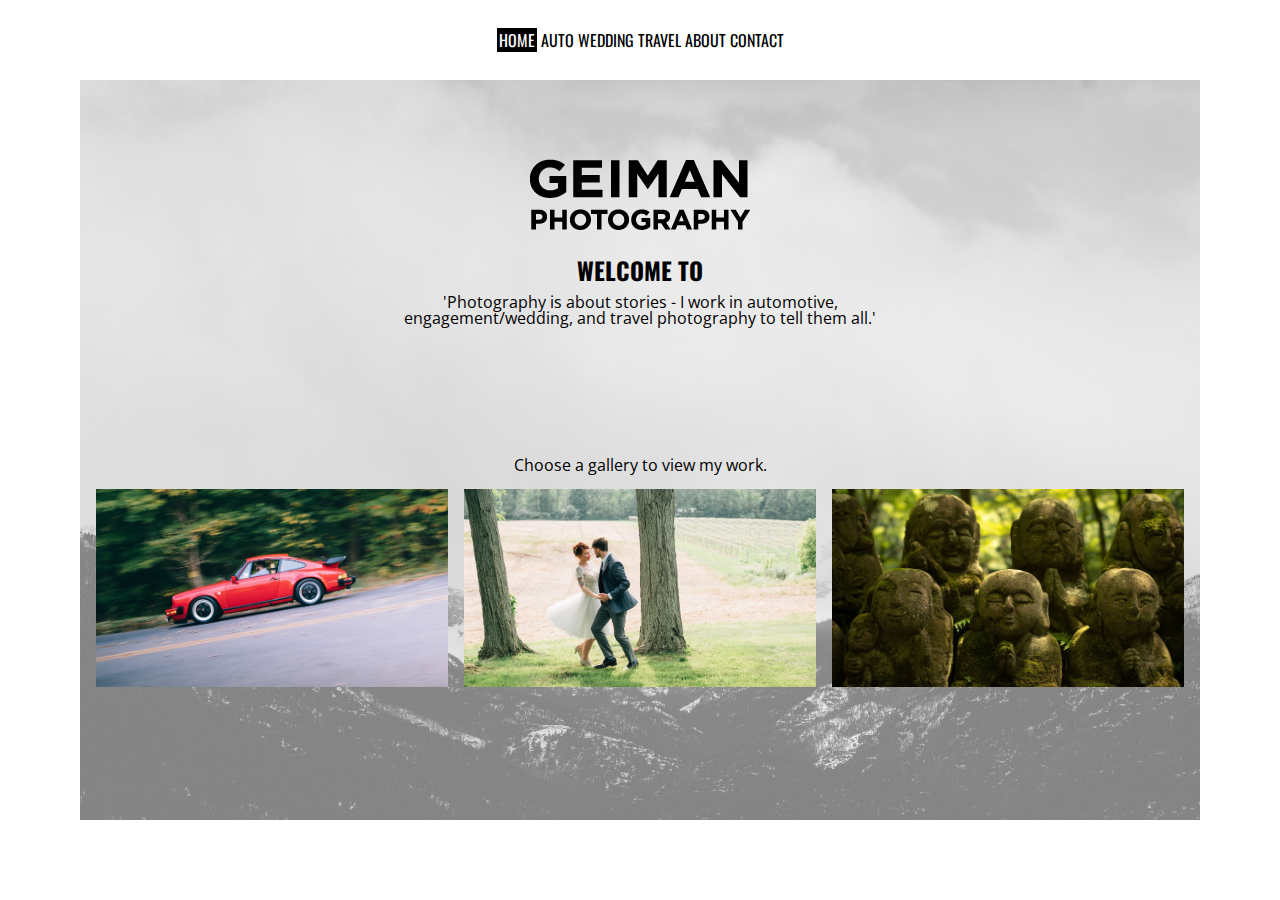
<file: index.html>
<!DOCTYPE html>
<html lang="en">
<head>
    <meta charset="UTF-8">
    <meta name="viewport" content="width=device-width, initial-scale=1.0">
    <meta http-equiv="X-UA-Compatible" content="ie=edge">
    <title>Geiman Photo Home</title>
    <link rel="stylesheet" type="text/css" href="css/html5reset.css">
    <link rel="stylesheet" type="text/css" href="css/styles.css">
    <link rel='stylesheet' media='screen and (max-width: 767px)' href='css/mobile.css' />
    <link rel='stylesheet' media='screen and (min-width: 768px) and (max-width: 991px)' href='css/tablet.css' />
    <link rel='stylesheet' media='screen and (min-width: 992px)' href='css/desktop.css' />
    <link rel="stylesheet" href="https://use.fontawesome.com/releases/v5.7.2/css/all.css" integrity="sha384-fnmOCqbTlWIlj8LyTjo7mOUStjsKC4pOpQbqyi7RrhN7udi9RwhKkMHpvLbHG9Sr" crossorigin="anonymous">
    <link href="https://fonts.googleapis.com/css?family=Open+Sans|Oswald:500" rel="stylesheet">
    <!-- Global site tag (gtag.js) - Google Analytics -->
    <script async src="https://www.googletagmanager.com/gtag/js?id=UA-138239682-1"></script>
    <script>
        window.dataLayer = window.dataLayer || [];
        function gtag(){dataLayer.push(arguments);}
        gtag('js', new Date());

        gtag('config', 'UA-138239682-1');

        var i = 0;
        var txt = 'Welcome to Geiman Photo!';
        var speed = 70;

        function typeWriter() {
            if (i < txt.length) {
                document.getElementById("typer").innerHTML += txt.charAt(i);
                i++;
                setTimeout(typeWriter, speed);
            }
        }

    </script>

</head>

<body onload="typeWriter()">

<a class="skipper" href="#main">Skip to Content</a>
    <header id="navbar">
        <nav class = "navstyle">
            <ul>
                <li><a href="index.html" class="selected">Home</a></li>
                <li><a href="gallery_auto.html">Auto</a></li>
                <li><a href="gallery_engwed.html">Wedding</a></li>
                <li><a href="gallery_travel.html">Travel</a></li>
                <li><a href="about.html">About</a></li>
                <li><a href="contact.html">Contact</a></li>
            </ul>
        </nav>
    </header>
    <div class="maintainer">
        <div class="backer"></div>
        <main id="main" tabindex="-1">
            <div class="wrapped" id="home-wrapped">
                <div>
                    <img src="images/geiman-photography-logo-dark.png" alt = "geiman photo logo"/>
                </div>
                <h1 id="typer"></h1>
                <p >'Photography is about stories - I work in automotive, engagement/wedding, and travel photography to tell them all.'</p>
            </div>
            <div class="galleries">
                <p>Choose a gallery to view my work.</p>
                <br>

                <ul class = "homelinks">
                    <li class="homethumb"><a href="gallery_auto.html"><img src="images/auto_thumb.jpg" alt = "automotive gallery ford mustang"/></a></li>
                    <li class="homethumb"><a href="gallery_engwed.html"><img src="images/engwed_thumb.jpg" alt = "engagement wedding gallery couple dancing"/></a></li>
                    <li class="homethumb"><a href="gallery_travel.html"><img src="images/travel_thumb.jpg" alt = "travel gallery person and reflecting pool"/></a></li>
                </ul>
            </div>
        </main>
    </div>
    <footer>
        <a aria-label="Portfolio Website" href="https://iangeiman.com/" target="blank"><i class="far fa-file-alt"></i></a>
        <a aria-label="LinkedIn" href="https://www.linkedin.com/in/ian-geiman/" target="blank"><i class="fab fa-linkedin"></i></a>
        <a aria-label="Instagram" href="https://www.instagram.com/geimanphotography" target="blank"><i class="fab fa-instagram"></i></a>
    </footer>
</body>
</html>
</file>
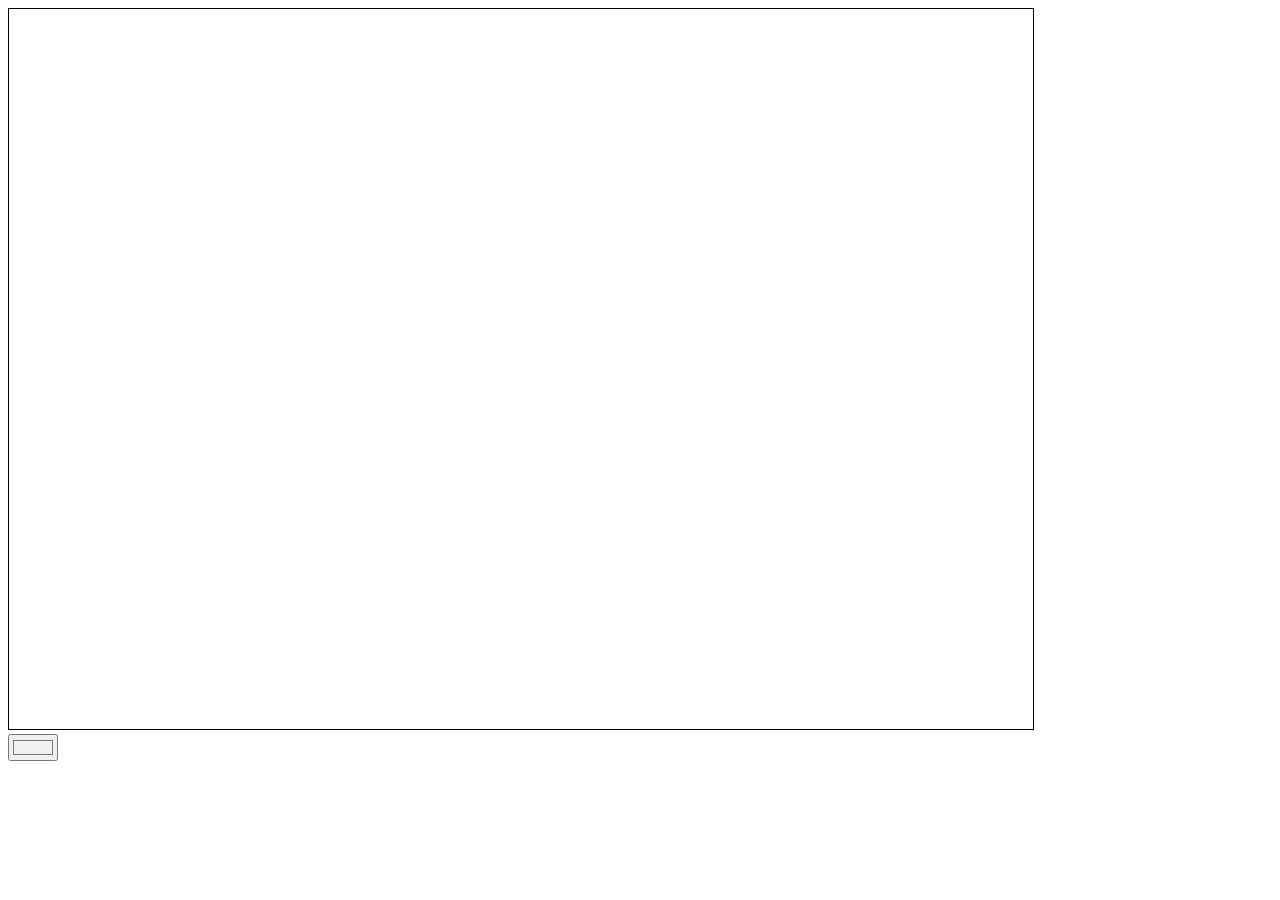
<file: jscanvas/index.html>
<!DOCTYPE html>
<html lang="en">
<head>
    <meta charset="UTF-8">
    <title>Canvas Javascript</title>
    <style>
        canvas {
            border: 1px black solid;
        }
    </style>
</head>
<body>
    <div class="outer">
        <canvas id="myCanv" width="100" height="100"></canvas>
    </div>

    <div>
        <input type="color" id="picker"
               value="#efefef">
    </div>

    <script>
        /* Basic canvas code --------------------------------------- */
        var c = document.getElementById("myCanv");
        c.width = window.innerWidth * .8;
        c.height = window.innerHeight * .8;
        var ctx = c.getContext("2d");


        /* Variables for values that will be changed --------------------------------------- */
        var color = "red";
        var x = 0;
        var y = 0;
        var radius = 20;


        /* Function for drawing using circles --------------------------------------- */
        function draw(){
            ctx.beginPath();
            ctx.fillStyle = color;
            ctx.arc(x,y,radius,0,2*Math.PI);
            ctx.fill();
        }


        /* Listeners for mouse drawing --------------------------------------- */
        window.addEventListener('mousemove', function (e) {
            console.log(e.pageX);
            console.log(e.pageY);
            x=e.pageX;
            y=e.pageY;
            draw();
        });


        /* Listeners for touch drawing --------------------------------------- */
        window.addEventListener('touchstart', function (e) {
            console.log(e.pageX);
            console.log(e.pageY);
            x=e.pageX;
            y=e.pageY;
            draw();
        });
        window.addEventListener('touchmove', function (e) {
            console.log(e.pageX);
            console.log(e.pageY);
            x=e.pageX;
            y=e.pageY;
            draw();
        });

        /* Listeners for keyboard inputs --------------------------------------- */
        window.addEventListener("keydown", function(k){
            var pressedKey = k.which;
            if (pressedKey === 66) {
                return color = "blue";
            } else if (pressedKey === 89) {
                return color = "yellow";
            } else if (pressedKey === 71) {
                return color = "green";
            } else if (pressedKey === 82) {
                return color = "red";
            } else if (pressedKey === 38) {
                return radius = radius + 5;
            } else if (pressedKey === 40) {
                if (radius >= 6) {
                    return radius = radius - 5;
                }
            } else if (pressedKey === 32) {
                ctx.clearRect(0, 0, 10000, 10000);
            }
        });


        /* Listener for color picker change --------------------------------------- */
        var colorPicked = document.getElementById("picker");
        colorPicked.addEventListener("change", function() {
            return color = colorPicked.value;
        });


        /* Fixing scrolling on mobile when drawing on the canvas --------------------------------------- */
        c.addEventListener("touchstart",  function(event) {event.preventDefault()});
        c.addEventListener("touchmove",   function(event) {event.preventDefault()});
        // c.addEventListener("touchend",    function(event) {event.preventDefault()});
        // c.addEventListener("touchcancel", function(event) {event.preventDefault()});


        /* Listener for clearing and resizing on orientation change --------------------------------------- */
        window.addEventListener("orientationchange", function() {
            ctx.clearRect(0, 0, 10000, 10000);
            c.width = window.innerWidth * .8;
            c.height = window.innerHeight * .8;
        });

    </script>
</body>
</html>
</file>
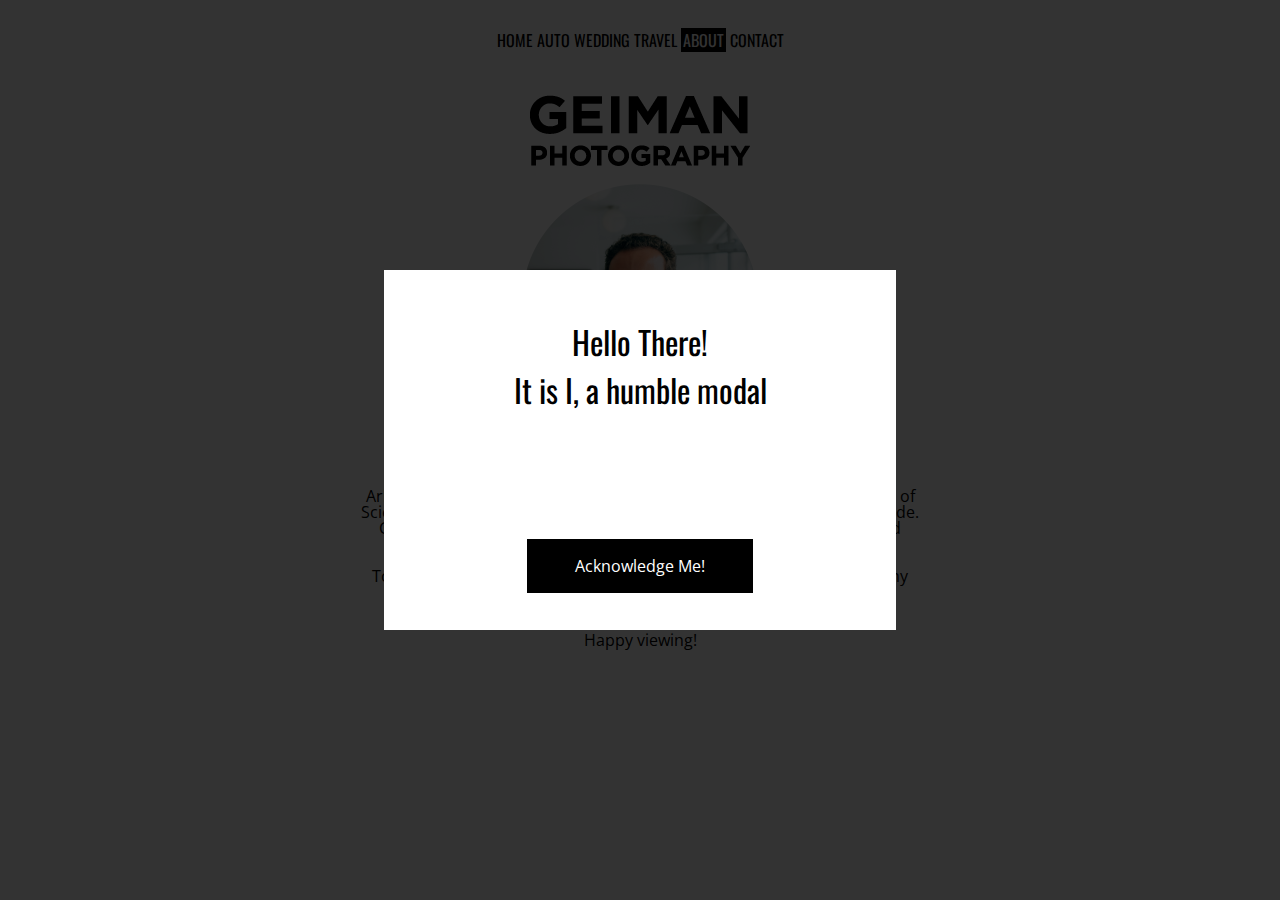
<file: about.html>
<!DOCTYPE html>
<html lang="en">
<head>
    <meta charset="UTF-8">
    <meta name="viewport" content="width=device-width, initial-scale=1.0">
    <meta http-equiv="X-UA-Compatible" content="ie=edge">
    <title>Geiman Photo Home</title>
    <link rel="stylesheet" type="text/css" href="css/html5reset.css">
    <link rel="stylesheet" type="text/css" href="css/styles.css">
    <link rel='stylesheet' media='screen and (max-width: 767px)' href='css/mobile.css' />
    <link rel='stylesheet' media='screen and (min-width: 768px) and (max-width: 991px)' href='css/tablet.css' />
    <link rel='stylesheet' media='screen and (min-width: 992px)' href='css/desktop.css' />
    <link rel="stylesheet" href="https://use.fontawesome.com/releases/v5.7.2/css/all.css" integrity="sha384-fnmOCqbTlWIlj8LyTjo7mOUStjsKC4pOpQbqyi7RrhN7udi9RwhKkMHpvLbHG9Sr" crossorigin="anonymous">
    <link href="https://fonts.googleapis.com/css?family=Open+Sans|Oswald:500" rel="stylesheet">
    <!-- Global site tag (gtag.js) - Google Analytics -->
    <script async src="https://www.googletagmanager.com/gtag/js?id=UA-138239682-1"></script>
    <script>
        window.dataLayer = window.dataLayer || [];
        function gtag(){dataLayer.push(arguments);}
        gtag('js', new Date());

        gtag('config', 'UA-138239682-1');
    </script>

</head>

<body>
<div id="modalizer">
    <div class="modalizer_bg" onclick="modalOff()"></div>
    <div class="modalizer_box">
        <div class="modalizer_content">
            <p>Hello There!</p>
            <p>It is I, a humble modal</p>
        </div>
        <span class="modalizer_button" onclick="modalOff()">Acknowledge Me!</span>
    </div>



</div>
<a class="skipper" href="#main">Skip to Content</a>
<header id="navbar">
    <nav class = "navstyle">
        <ul>
            <li><a href="index.html">Home</a></li>
            <li><a href="gallery_auto.html">Auto</a></li>
            <li><a href="gallery_engwed.html">Wedding</a></li>
            <li><a href="gallery_travel.html">Travel</a></li>
            <li><a href="about.html" class="selected">About</a></li>
            <li><a href="contact.html">Contact</a></li>
        </ul>
    </nav>
</header>

<div class="maintainer">
<main id="main" tabindex="-1">
    <div class="wrapped">
        <div>
            <img src="images/geiman-photography-logo-dark.png" alt = "geiman photo logo" />
        </div>
        <div>
            <img src="images/profile_photo.png" alt="photo of ian holding a camera" class="profilepic">
        </div>
        <h1>About Me</h1>
        <p>Hello there! I’m Ian – a photographer and designer based out of Ann Arbor. Currently I’m attending the University of Michigan for a Masters of Science in Information degree, and am pursuing photography on the side. Currently I’m focusing on automotive photography, meeting with and getting to know the car communities around Detroit.</p>
        <br>
        <p>To stay up to date on my photography, follow me on <a href="https://www.instagram.com/geimanphotography/">Instagram</a>. For my professional info and background, check my
            <a href="https://iangeiman.com" target="blank">professional portfolio website</a>.</p>
        <br>
        <p>Happy viewing!</p>
    </div>
</main>
</div>
<footer>
    <a aria-label="Portfolio Website" href="https://iangeiman.com/" target="blank"><i class="far fa-file-alt"></i></a>
    <a aria-label="LinkedIn" href="https://www.linkedin.com/in/ian-geiman/" target="blank"><i class="fab fa-linkedin"></i></a>
    <a aria-label="Instagram" href="https://www.instagram.com/geimanphotography" target="blank"><i class="fab fa-instagram"></i></a>
</footer>
<script>
    var hider = document.getElementById("modalizer");
    window.onload = modalOn();
    function modalOn() {
        hider.style.display = "block";
    }

    function modalOff() {
        hider.style.display = "none";
    }
</script>
</body>
</html>
</file>
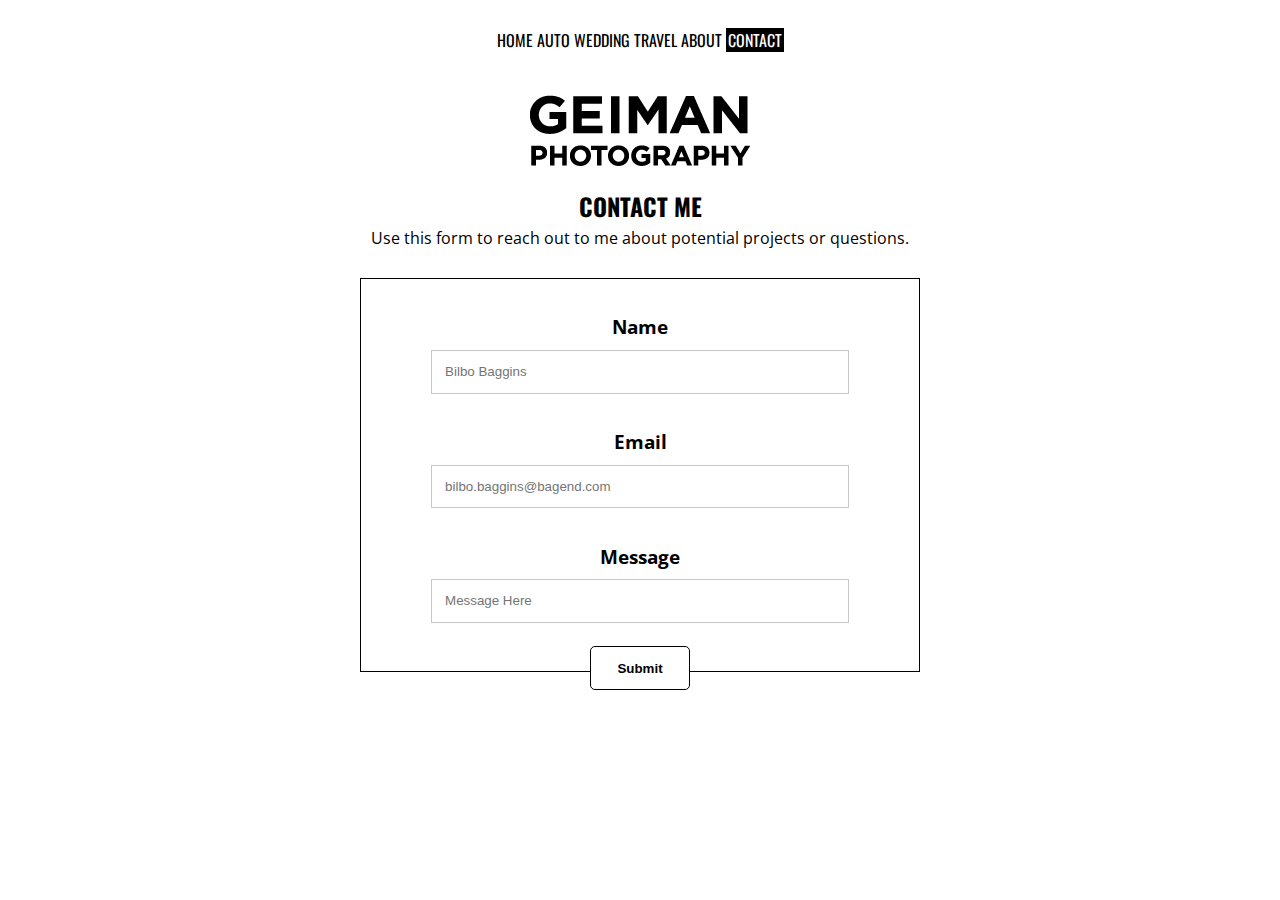
<file: contact.html>
<!DOCTYPE html>
<html lang="en">
<head>
    <meta charset="UTF-8">
    <meta name="viewport" content="width=device-width, initial-scale=1.0">
    <meta http-equiv="X-UA-Compatible" content="ie=edge">
    <title>Geiman Photo Home</title>
    <link rel="stylesheet" type="text/css" href="css/html5reset.css">
    <link rel="stylesheet" type="text/css" href="css/styles.css">
    <link rel='stylesheet' media='screen and (max-width: 767px)' href='css/mobile.css' />
    <link rel='stylesheet' media='screen and (min-width: 768px) and (max-width: 991px)' href='css/tablet.css' />
    <link rel='stylesheet' media='screen and (min-width: 992px)' href='css/desktop.css' />
    <link rel="stylesheet" href="https://use.fontawesome.com/releases/v5.7.2/css/all.css" integrity="sha384-fnmOCqbTlWIlj8LyTjo7mOUStjsKC4pOpQbqyi7RrhN7udi9RwhKkMHpvLbHG9Sr" crossorigin="anonymous">
    <link href="https://fonts.googleapis.com/css?family=Open+Sans|Oswald:500" rel="stylesheet">
    <!-- Global site tag (gtag.js) - Google Analytics -->
    <script async src="https://www.googletagmanager.com/gtag/js?id=UA-138239682-1"></script>
    <script>
        window.dataLayer = window.dataLayer || [];
        function gtag(){dataLayer.push(arguments);}
        gtag('js', new Date());

        gtag('config', 'UA-138239682-1');
    </script>

</head>

<body>

<script>
    function checkForm() {
        var nameErrorVar = document.getElementById("nameLabel");
        var emailErrorVar = document.getElementById("emailLabel");
        var messageErrorVar = document.getElementById("messageLabel");
        var nameEmpty = "";
        var emailEmpty = "";
        var messageEmpty = "";

        if (document.getElementById("name").value.length === 0) {
            nameErrorVar.innerHTML = "Please Enter Your Name";
            document.getElementById("name").style.border = "1px solid red";
            nameEmpty = true;
        } else {
            nameErrorVar.innerHTML = "Name";
            document.getElementById("name").style.border = "1px solid black";
            nameEmpty = false;
        }

        if (document.getElementById("email").value.length === 0) {
            emailErrorVar.innerHTML = "Please Enter Your Email";
            document.getElementById("email").style.border = "1px solid red";
            emailEmpty = true;
        } else {
            emailErrorVar.innerHTML = "Email";
            document.getElementById("email").style.border = "1px solid black";
            emailEmpty = false;
        }

        if (document.getElementById("message").value.length === 0) {
            messageErrorVar.innerHTML = "Please Enter Your Message";
            document.getElementById("message").style.border = "1px solid red";
            messageEmpty = true;
        } else {
            messageErrorVar.innerHTML = "Message";
            document.getElementById("message").style.border = "1px solid black";
            messageEmpty = false;
        }

        if (nameEmpty === true || emailEmpty === true || messageEmpty === true) {
            document.getElementById("callme").style.display = "inline-block";
            return false;
        }

    }
</script>

<a class="skipper" href="#main">Skip to Content</a>
<header id="navbar">
    <nav class = "navstyle">
        <ul>
            <li><a href="index.html">Home</a></li>
            <li><a href="gallery_auto.html">Auto</a></li>
            <li><a href="gallery_engwed.html">Wedding</a></li>
            <li><a href="gallery_travel.html">Travel</a></li>
            <li><a href="about.html">About</a></li>
            <li><a href="contact.html" class="selected">Contact</a></li>
        </ul>
    </nav>
</header>
<div class="maintainer">
<main id="main" tabindex="-1">
    <div class="wrapped">
        <div>
            <img src="images/geiman-photography-logo-dark.png" alt = "geiman photo logo"/>
        </div>
        <h1>Contact Me</h1>
        <p>Use this form to reach out to me about potential projects or questions.</p>

        <div class="callout" id="callme">
            <div class="callout-header">Alert!</div>
            <span class="closebtn" onclick="this.parentElement.style.display='none';">&times;</span>
            <div class="callout-container">
                <p>Please fix the errors in the form.</p>
            </div>
        </div>

        <form onsubmit="return checkForm();">
            <fieldset class="contact_form">
            <label id="nameLabel" for="name">
                Name
            </label>
            <input type="text" name="name" placeholder="Bilbo Baggins" id="name">

            <label id="emailLabel" for="email">
                Email
            </label>
            <input type="email" name="email" placeholder="bilbo.baggins@bagend.com" id="email">


            <label id="messageLabel" for="message">
                Message
            </label>
            <input type="text" name="message" placeholder="Message Here" id="message">
            </fieldset>
            <fieldset class="submit_form">
            <input class="btn" type="submit">
            </fieldset>
        </form>
    </div>
</main>
</div>
<footer>
    <a aria-label="Portfolio Website" href="https://iangeiman.com/" target="blank"><i class="far fa-file-alt"></i></a>
    <a aria-label="LinkedIn" href="https://www.linkedin.com/in/ian-geiman/" target="blank"><i class="fab fa-linkedin"></i></a>
    <a aria-label="Instagram" href="https://www.instagram.com/geimanphotography" target="blank"><i class="fab fa-instagram"></i></a>
</footer>

</body>
</html>
</file>
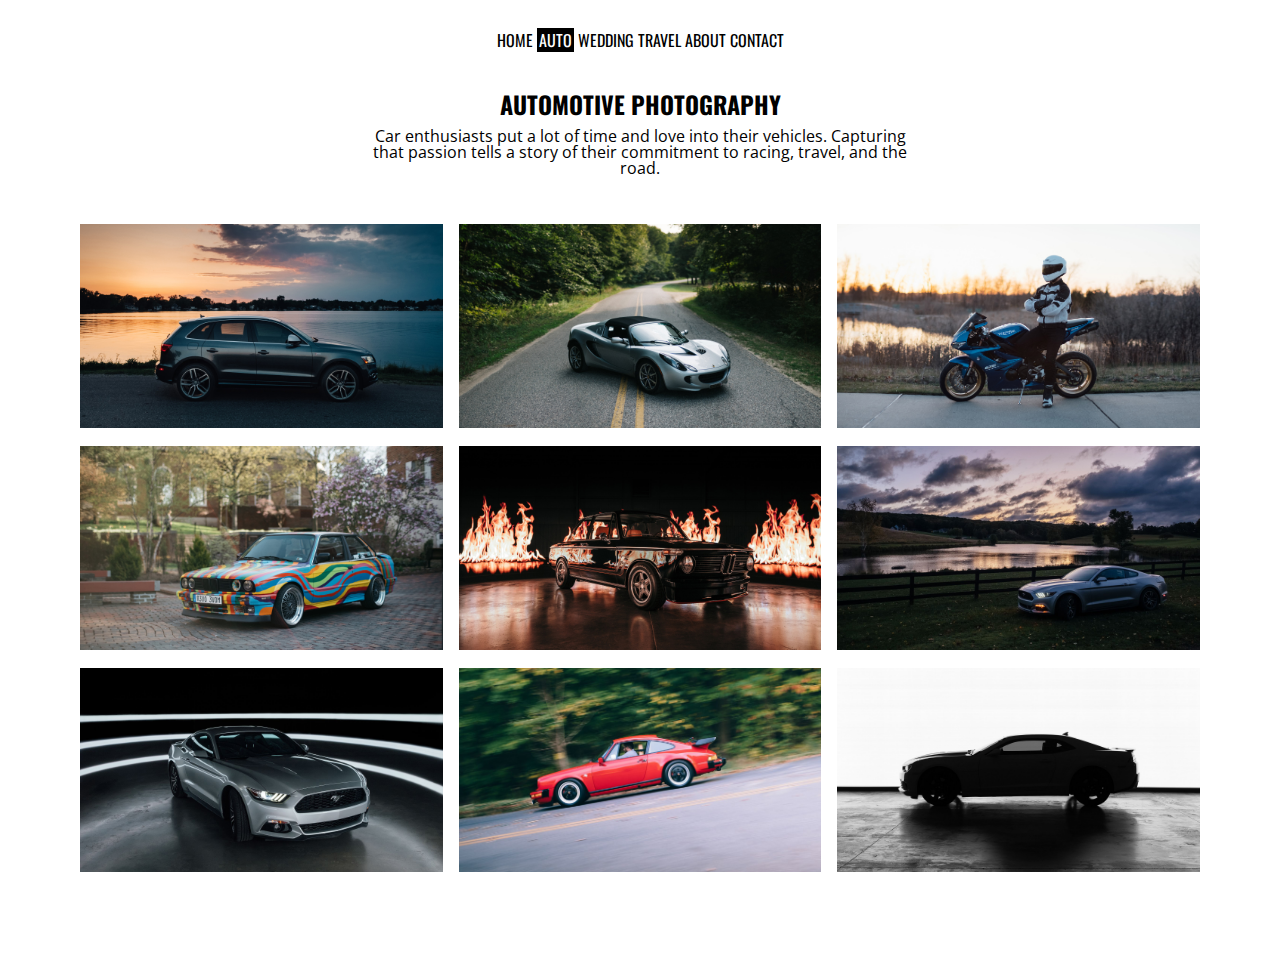
<file: gallery_auto.html>
<!DOCTYPE html>
<html lang="en">
<head>
    <meta charset="UTF-8">
    <meta name="viewport" content="width=device-width, initial-scale=1.0">
    <meta http-equiv="X-UA-Compatible" content="ie=edge">
    <title>Geiman Photo Home</title>
    <link rel="stylesheet" type="text/css" href="css/html5reset.css">
    <link rel="stylesheet" type="text/css" href="css/styles.css">
    <link rel='stylesheet' media='screen and (max-width: 767px)' href='css/mobile.css' />
    <link rel='stylesheet' media='screen and (min-width: 768px) and (max-width: 991px)' href='css/tablet.css' />
    <link rel='stylesheet' media='screen and (min-width: 992px)' href='css/desktop.css' />
    <link rel="stylesheet" href="https://use.fontawesome.com/releases/v5.7.2/css/all.css" integrity="sha384-fnmOCqbTlWIlj8LyTjo7mOUStjsKC4pOpQbqyi7RrhN7udi9RwhKkMHpvLbHG9Sr" crossorigin="anonymous">
    <link href="https://fonts.googleapis.com/css?family=Open+Sans|Oswald:500" rel="stylesheet">
    <link href="css/lightbox.css" rel="stylesheet">
    <!-- Global site tag (gtag.js) - Google Analytics -->
    <script async src="https://www.googletagmanager.com/gtag/js?id=UA-138239682-1"></script>
    <script>
        window.dataLayer = window.dataLayer || [];
        function gtag(){dataLayer.push(arguments);}
        gtag('js', new Date());

        gtag('config', 'UA-138239682-1');
    </script>

</head>

<body>
<a class="skipper" href="#main">Skip to Content</a>
<header id="navbar">
    <nav class = "navstyle">
        <ul>
            <li><a href="index.html">Home</a></li>
            <li><a href="gallery_auto.html" class="selected">Auto</a></li>
            <li><a href="gallery_engwed.html">Wedding</a></li>
            <li><a href="gallery_travel.html">Travel</a></li>
            <li><a href="about.html">About</a></li>
            <li><a href="contact.html">Contact</a></li>
        </ul>
    </nav>
</header>
<div class="galtainer">
    <main id="main" tabindex="-1">
    <div class="wrapped wrapgal">
        <h1>Automotive Photography</h1>
        <p>Car enthusiasts put a lot of time and love into their vehicles. Capturing that passion tells a story of their commitment to racing, travel, and the road.</p>
    </div>
    <ul class = "gallery">
        <li><a href="images/auto_web1.jpg" data-lightbox="Automotive Gallery" data-title="Audi SQ5" data-alt = "Audi SQ5"> <img src="images/auto_web1.jpg" alt = "Audi SQ5" class="thumb"/></a></li>
        <li><a href="images/auto_web2.jpg" data-lightbox="Automotive Gallery" data-title="Lotus Elise" data-alt = "Lotus Elise"> <img src="images/auto_web2.jpg" alt = "Lotus Elise" class="thumb"/></a></li>
        <li><a href="images/auto_web3.jpg" data-lightbox="Automotive Gallery" data-title="Triumph Motorcycle" data-alt = "Triumph Motorcycle"> <img src="images/auto_web3.jpg" alt = "Triumph Motorcycle" class="thumb"/></a></li>
        <li><a href="images/auto_web4.jpg" data-lightbox="Automotive Gallery" data-title="BMW E36 " data-alt = "BMW E36"> <img src="images/auto_web4.jpg" alt = "BMW E36" class="thumb"/></a></li>
        <li><a href="images/auto_web5.jpg" data-lightbox="Automotive Gallery" data-title="BMW M2002" data-alt = "BMW M2002"> <img src="images/auto_web5.jpg" alt = "BMW M2002" class="thumb"/></a></li>
        <li><a href="images/auto_web6.jpg" data-lightbox="Automotive Gallery" data-title="Ford Mustang Sunrise" data-alt = "Ford Mustang Sunrise" > <img src="images/auto_web6.jpg" alt = "Ford Mustang Sunrise" class="thumb"/></a></li>
        <li><a href="images/auto_web7.jpg" data-lightbox="Automotive Gallery" data-title="Ford Mustang Light Painting" data-alt = "Ford Mustang Light Painting"> <img src="images/auto_web7.jpg" alt = "Ford Mustang Light Painting" class="thumb"/></a></li>
        <li><a href="images/auto_web8.jpg" data-lightbox="Automotive Gallery" data-title="Porsche 911" data-alt = "Porsche 911"> <img src="images/auto_web8.jpg" alt = "Porsche 911" class="thumb"/></a></li>
        <li><a href="images/auto_web9.jpg" data-lightbox="Automotive Gallery" data-title="Chevrolet Camaro" data-alt = "Chevrolet Camaro" > <img src="images/auto_web9.jpg" alt = "Chevrolet Camaro" class="thumb"/></a></li>
    </ul>
</main>
</div>
<footer>
    <a aria-label="Portfolio Website" href="https://iangeiman.com/" target="blank"><i class="far fa-file-alt"></i></a>
    <a aria-label="LinkedIn" href="https://www.linkedin.com/in/ian-geiman/" target="blank"><i class="fab fa-linkedin"></i></a>
    <a aria-label="Instagram" href="https://www.instagram.com/geimanphotography" target="blank"><i class="fab fa-instagram"></i></a>
</footer>

<script src="js/lightbox-plus-jquery.js"></script>

<script>
    // When the user scrolls the page, execute myFunction
    window.onscroll = function() {myFunction()};

    // Get the navbar
    var navbar = document.getElementById("navbar");

    // Get the offset position of the navbar
    var sticky = navbar.offsetTop;

    // Add the sticky class to the navbar when you reach its scroll position. Remove "sticky" when you leave the scroll position
    function myFunction() {
        if (window.pageYOffset >= sticky) {
            navbar.classList.add("sticky")
        } else {
            navbar.classList.remove("sticky");
        }
    }
</script>

</body>
</html>
</file>
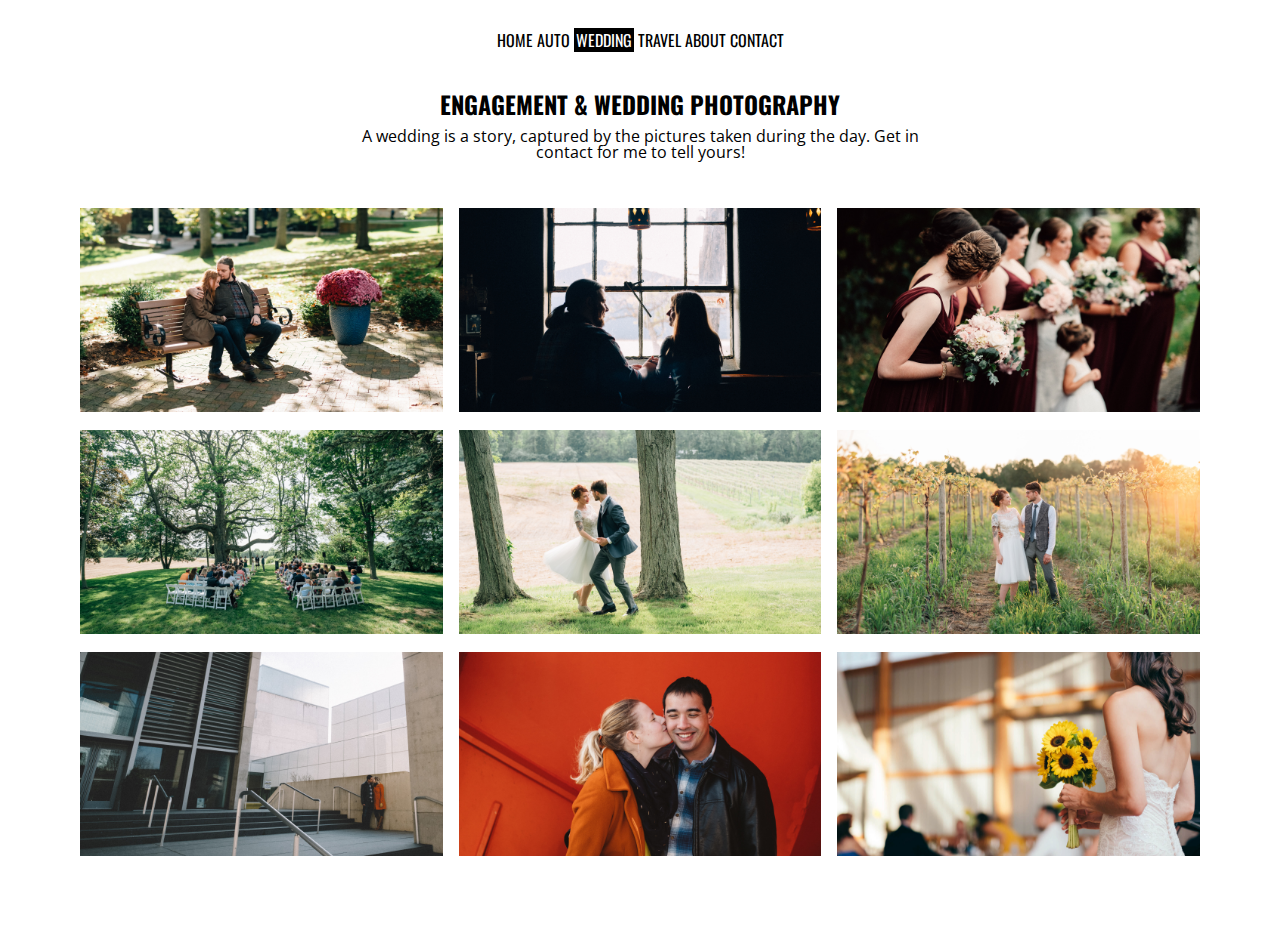
<file: gallery_engwed.html>
<!DOCTYPE html>
<html lang="en">
<head>
    <meta charset="UTF-8">
    <meta name="viewport" content="width=device-width, initial-scale=1.0">
    <meta http-equiv="X-UA-Compatible" content="ie=edge">
    <title>Geiman Photo Home</title>
    <link rel="stylesheet" type="text/css" href="css/html5reset.css">
    <link rel="stylesheet" type="text/css" href="css/styles.css">
    <link rel='stylesheet' media='screen and (max-width: 767px)' href='css/mobile.css' />
    <link rel='stylesheet' media='screen and (min-width: 768px) and (max-width: 991px)' href='css/tablet.css' />
    <link rel='stylesheet' media='screen and (min-width: 992px)' href='css/desktop.css' />
    <link rel="stylesheet" href="https://use.fontawesome.com/releases/v5.7.2/css/all.css" integrity="sha384-fnmOCqbTlWIlj8LyTjo7mOUStjsKC4pOpQbqyi7RrhN7udi9RwhKkMHpvLbHG9Sr" crossorigin="anonymous">
    <link href="https://fonts.googleapis.com/css?family=Open+Sans|Oswald:500" rel="stylesheet">
    <link href="css/lightbox.css" rel="stylesheet">
    <!-- Global site tag (gtag.js) - Google Analytics -->
    <script async src="https://www.googletagmanager.com/gtag/js?id=UA-138239682-1"></script>
    <script>
        window.dataLayer = window.dataLayer || [];
        function gtag(){dataLayer.push(arguments);}
        gtag('js', new Date());

        gtag('config', 'UA-138239682-1');
    </script>

</head>

<body>
<a class="skipper" href="#main">Skip to Content</a>
<header id="navbar">
    <nav class = "navstyle">
        <ul>
            <li><a href="index.html">Home</a></li>
            <li><a href="gallery_auto.html">Auto</a></li>
            <li><a href="gallery_engwed.html" class="selected">Wedding</a></li>
            <li><a href="gallery_travel.html">Travel</a></li>
            <li><a href="about.html">About</a></li>
            <li><a href="contact.html">Contact</a></li>
        </ul>
    </nav>
</header>
<div class="galtainer">
<main id="main" tabindex="-1">
    <div class="wrapped wrapgal">
        <h1>Engagement & Wedding Photography</h1>
        <p>A wedding is a story, captured by the pictures taken during the day. Get in contact for me to tell yours!</p>
    </div>
    <ul class = "gallery">
        <li><a href="images/engwed_web1.jpg" data-lightbox="Engagement Wedding Gallery" data-title="Matt & Susan, K College" data-alt = "Matt & Susan, K College"><img src="images/engwed_web1.jpg" alt = "Matt & Susan, K College" class="thumb"/></a></li>
        <li><a href="images/engwed_web2.jpg" data-lightbox="Engagement Wedding Gallery" data-title="Matt & Susan, Black Owl" data-alt = "Matt & Susan, Black Owl"><img src="images/engwed_web2.jpg" alt = "Matt & Susan, Black Owl" class="thumb"/></a></li>
        <li><a href="images/engwed_web3.jpg" data-lightbox="Engagement Wedding Gallery" data-title="Bridesmaids" data-alt = "Janelle & Nehemiah Ceremony"><img src="images/engwed_web3.jpg" alt = "Bridesmaids" class="thumb"/></a></li>
        <li><a href="images/engwed_web4.jpg" data-lightbox="Engagement Wedding Gallery" data-title="Janelle & Nehemiah Ceremony" data-alt = "Janelle & Nehemiah Ceremony"><img src="images/engwed_web4.jpg" alt = "Janelle & Nehemiah Ceremony" class="thumb"/></a></li>
        <li><a href="images/engwed_web5.jpg" data-lightbox="Engagement Wedding Gallery" data-title="Janelle & Nehemiah, Dancing" data-alt = "Janelle & Nehemiah, Dancing"><img src="images/engwed_web5.jpg" alt = "Janelle & Nehemiah, Dancing" class="thumb"/></a></li>
        <li><a href="images/engwed_web6.jpg" data-lightbox="Engagement Wedding Gallery" data-title="Janelle & Nehemiah, Vineyard" data-alt = "Janelle & Nehemiah, Vineyard"><img src="images/engwed_web6.jpg" alt = "Janelle & Nehemiah, Vineyard" class="thumb"/></a></li>
        <li><a href="images/engwed_web7.jpg" data-lightbox="Engagement Wedding Gallery" data-title="Lynn & Matthew, GRAM" data-alt = "Lynn & Matthew, GRAM"><img src="images/engwed_web7.jpg" alt = "Lynn & Matthew, GRAM" class="thumb"/></a></li>
        <li><a href="images/engwed_web8.jpg" data-lightbox="Engagement Wedding Gallery" data-title="Lynn & Matthew, Grand Rapids" data-alt = "Lynn & Matthew, Grand Rapids"><img src="images/engwed_web8.jpg" alt = "Lynn & Matthew, Grand Rapids" class="thumb"/></a></li>
        <li><a href="images/engwed_web9.jpg" data-lightbox="Engagement Wedding Gallery" data-title="Sunflower Wedding" data-alt = "Sunflower Wedding"><img src="images/engwed_web9.jpg" alt = "Sunflower Wedding" class="thumb"/></a></li>
    </ul>
</main>
</div>
<footer>
    <a aria-label="Portfolio Website" href="https://iangeiman.com/" target="blank"><i class="far fa-file-alt"></i></a>
    <a aria-label="LinkedIn" href="https://www.linkedin.com/in/ian-geiman/" target="blank"><i class="fab fa-linkedin"></i></a>
    <a aria-label="Instagram" href="https://www.instagram.com/geimanphotography" target="blank"><i class="fab fa-instagram"></i></a>
</footer>

<script src="js/lightbox-plus-jquery.js"></script>

<script>
    // When the user scrolls the page, execute myFunction
    window.onscroll = function() {myFunction()};

    // Get the navbar
    var navbar = document.getElementById("navbar");

    // Get the offset position of the navbar
    var sticky = navbar.offsetTop;

    // Add the sticky class to the navbar when you reach its scroll position. Remove "sticky" when you leave the scroll position
    function myFunction() {
        if (window.pageYOffset >= sticky) {
            navbar.classList.add("sticky")
        } else {
            navbar.classList.remove("sticky");
        }
    }
</script>

</body>
</html>
</file>
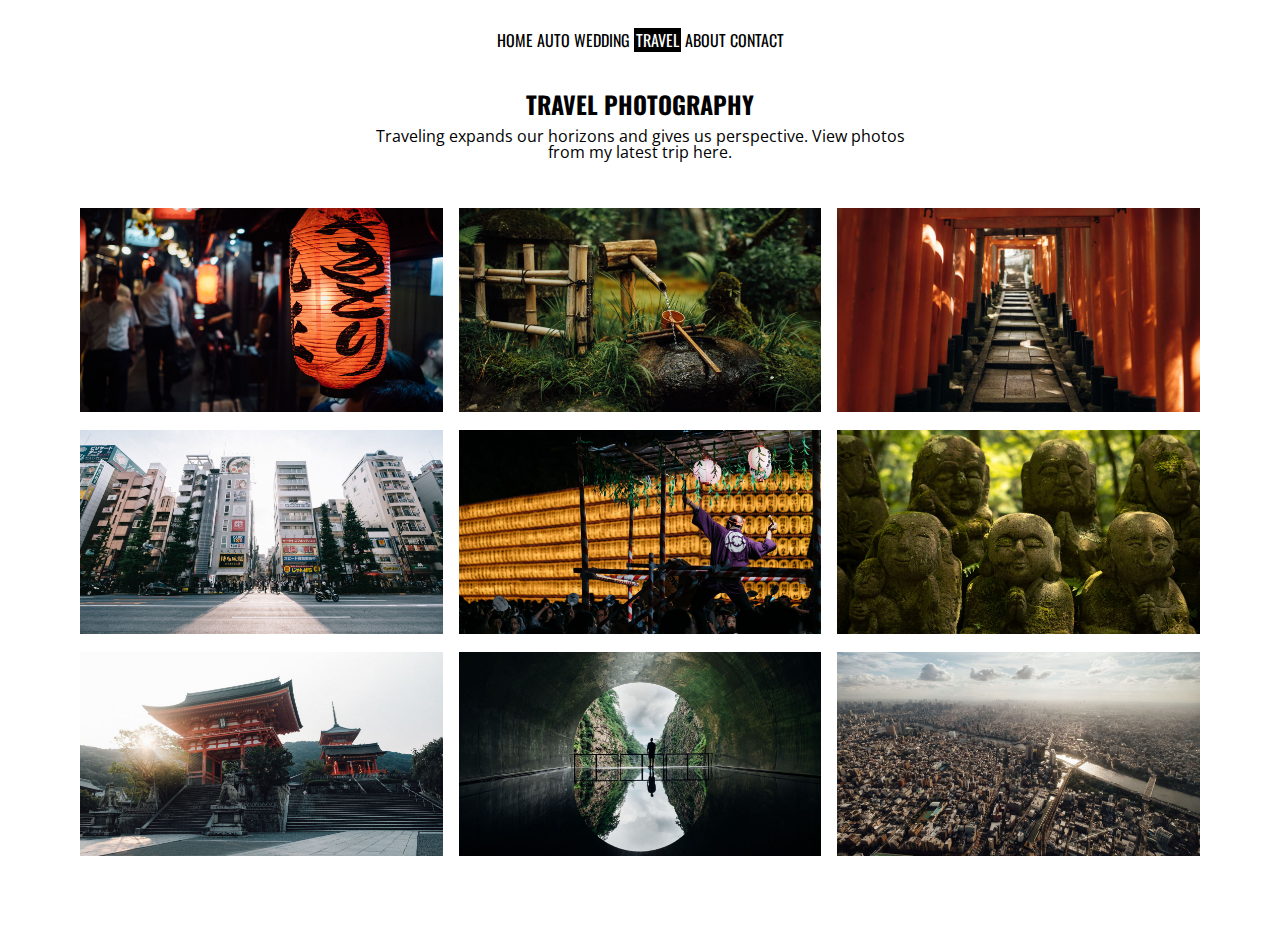
<file: gallery_travel.html>
<!DOCTYPE html>
<html lang="en">
<head>
    <meta charset="UTF-8">
    <meta name="viewport" content="width=device-width, initial-scale=1.0">
    <meta http-equiv="X-UA-Compatible" content="ie=edge">
    <title>Geiman Photo Home</title>
    <link rel="stylesheet" type="text/css" href="css/html5reset.css">
    <link rel="stylesheet" type="text/css" href="css/styles.css">
    <link rel='stylesheet' media='screen and (max-width: 767px)' href='css/mobile.css' />
    <link rel='stylesheet' media='screen and (min-width: 768px) and (max-width: 991px)' href='css/tablet.css' />
    <link rel='stylesheet' media='screen and (min-width: 992px)' href='css/desktop.css' />
    <link rel="stylesheet" href="https://use.fontawesome.com/releases/v5.7.2/css/all.css" integrity="sha384-fnmOCqbTlWIlj8LyTjo7mOUStjsKC4pOpQbqyi7RrhN7udi9RwhKkMHpvLbHG9Sr" crossorigin="anonymous">
    <link href="https://fonts.googleapis.com/css?family=Open+Sans|Oswald:500" rel="stylesheet">
    <link href="css/lightbox.css" rel="stylesheet">
    <!-- Global site tag (gtag.js) - Google Analytics -->
    <script async src="https://www.googletagmanager.com/gtag/js?id=UA-138239682-1"></script>
    <script>
        window.dataLayer = window.dataLayer || [];
        function gtag(){dataLayer.push(arguments);}
        gtag('js', new Date());

        gtag('config', 'UA-138239682-1');
    </script>

</head>

<body>
<a class="skipper" href="#main">Skip to Content</a>
<header id="navbar">
    <nav class = "navstyle">
        <ul>
            <li><a href="index.html">Home</a></li>
            <li><a href="gallery_auto.html">Auto</a></li>
            <li><a href="gallery_engwed.html">Wedding</a></li>
            <li><a href="gallery_travel.html" class="selected">Travel</a></li>
            <li><a href="about.html">About</a></li>
            <li><a href="contact.html">Contact</a></li>
        </ul>
    </nav>
</header>
<div class="galtainer">
<main id="main" tabindex="-1">
    <div class="wrapped wrapgal">
        <h1>Travel Photography</h1>
        <p>Traveling expands our horizons and gives us perspective. View photos from my latest trip here.</p>
    </div>
    <ul class = "gallery">
        <li><a href="images/travel_web1.jpg" data-lightbox="Travel Gallery" data-title="Yokocho, Tokyo" data-alt = "Yokocho, Tokyo"><img src="images/travel_web1.jpg" alt = "Yokocho, Tokyo" class="thumb"/></a></li>
        <li><a href="images/travel_web2.jpg" data-lightbox="Travel Gallery" data-title="Moss Temple, Kyoto" data-alt = "Moss Temple, Kyoto"><img src="images/travel_web2.jpg" alt = "Moss Temple, Kyoto" class="thumb"/></a></li>
        <li><a href="images/travel_web3.jpg" data-lightbox="Travel Gallery" data-title="Fushimi Inari, Kyoto" data-alt = "Fushimi Inari, Kyoto"><img src="images/travel_web3.jpg" alt = "Fushimi Inari, Kyoto" class="thumb"/></a></li>
        <li><a href="images/travel_web4.jpg" data-lightbox="Travel Gallery" data-title="Akihabara, Tokyo" data-alt = "Akihabara, Tokyo"><img src="images/travel_web4.jpg" alt = "Akihabara, Tokyo" class="thumb"/></a></li>
        <li><a href="images/travel_web5.jpg" data-lightbox="Travel Gallery" data-title="Yasukuni Shrine, Tokyo" data-alt = "Yasukuni Shrine, Tokyo"><img src="images/travel_web5.jpg" alt = "Yasukuni Shrine, Tokyo" class="thumb"/></a></li>
        <li><a href="images/travel_web6.jpg" data-lightbox="Travel Gallery" data-title="Otagi Nenbutsu-Ji, Kyoto" data-alt = "Otagi Nenbutsu-Ji, Kyoto"><img src="images/travel_web6.jpg" alt = "Otagi Nenbutsu-Ji, Kyoto" class="thumb"/></a></li>
        <li><a href="images/travel_web7.jpg" data-lightbox="Travel Gallery" data-title="Kiyomizudera, Kyoto" data-alt = "Kiyomizudera, Kyoto"><img src="images/travel_web7.jpg" alt = "Kiyomizudera, Kyoto" class="thumb"/></a></li>
        <li><a href="images/travel_web8.jpg" data-lightbox="Travel Gallery" data-title="Echigo Tsumari Art Field, Niigata" data-alt = "Echigo Tsumari Art Field, Niigata"><img src="images/travel_web8.jpg" alt = "Echigo Tsumari Art Field, Niigata" class="thumb"/></a></li>
        <li><a href="images/travel_web9.jpg" data-lightbox="Travel Gallery" data-title="Skytree, Tokyo" data-alt = "Skytree, Tokyo" ><img src="images/travel_web9.jpg" alt = "Skytree, Tokyo" class="thumb"/></a></li>
    </ul>
</main>
</div>
<footer>
    <a aria-label="Portfolio Website" href="https://iangeiman.com/" target="blank"><i class="far fa-file-alt"></i></a>
    <a aria-label="LinkedIn" href="https://www.linkedin.com/in/ian-geiman/" target="blank"><i class="fab fa-linkedin"></i></a>
    <a aria-label="Instagram" href="https://www.instagram.com/geimanphotography" target="blank"><i class="fab fa-instagram"></i></a>
</footer>

<script src="js/lightbox-plus-jquery.js"></script>

<script>
    // When the user scrolls the page, execute myFunction
    window.onscroll = function() {myFunction()};

    // Get the navbar
    var navbar = document.getElementById("navbar");

    // Get the offset position of the navbar
    var sticky = navbar.offsetTop;

    // Add the sticky class to the navbar when you reach its scroll position. Remove "sticky" when you leave the scroll position
    function myFunction() {
        if (window.pageYOffset >= sticky) {
            navbar.classList.add("sticky")
        } else {
            navbar.classList.remove("sticky");
        }
    }
</script>

</body>
</html>
</file>
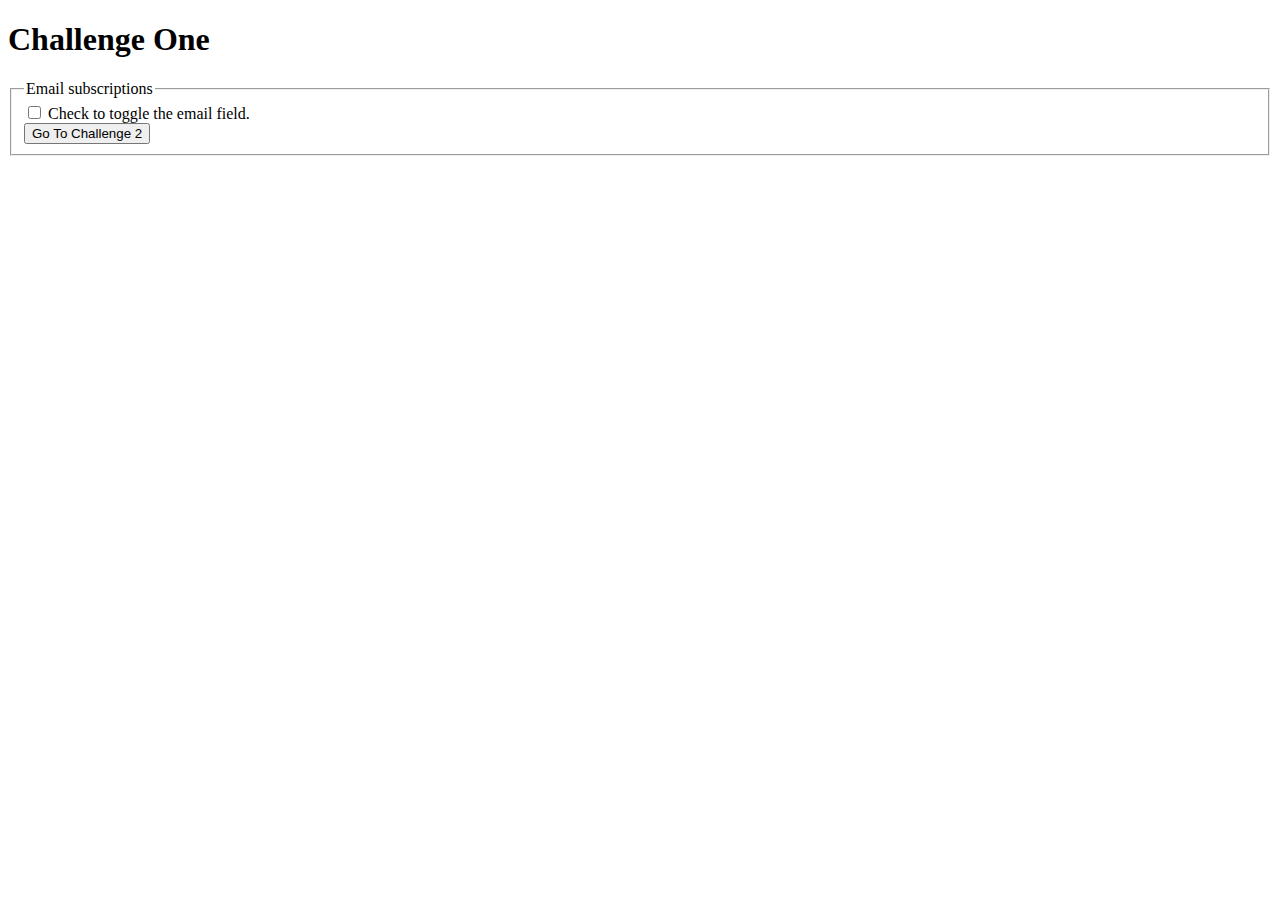
<file: basicjavascript/challenge1.html>
<!DOCTYPE html>
<html lang="en">
  <head>
    <title>JavaScript Challenges</title>
<!-- Step 1: Add some plain old CSS style so that the "emailfield" paragraph isn't displayed when the page first loads.  You can use the CSS 'display' property. Test to make sure this works.

Step 2: Create a new function called toggleEmail() that simply displays an message to the console, e.g. console.log("Yep, my function is being called"); 

Step 3: Add an event so that when the checkbox is clicked your function is called and test that it works! 

Step 4: Display the email fields
Now add code so that our function actually does something useful! Using JavaScript, make the emailfield paragraph appear when the checkbox is clicked.  You will probably want to change the display property.

Step 4: Enable toggling.
When you test your form at the moment, you'll notice that you can click on the checkbox and the email field displays, but when you un-check the checkbox the extra paragraph doesn't hide itself again!  Use the "checked" property to test whether a checkbox was checked.  Then use an if statement to toggle the emailfield appear and disappear as appropriate.
-->


    <style>
      #emailfield {
        display: none;
      }
    </style>
    
    <script>
	function toggleEmail() {
        var emailfield = document.getElementById("emailfield");
        var isDisplayNotNone = (emailfield.style.display === "block");
        if (isDisplayNotNone){
          emailfield.style.display = "none"
        } else {
          emailfield.style.display = "block"
        }

    }
    </script>
  </head>
  <body>
    <h1>Challenge One</h1>
    <!-- UPDATE THE ACTION -->
    <form action="challenge2.html">
      <fieldset>
        <legend>Email subscriptions</legend>
        <div id="check">
          <label>
            <input type="checkbox" name="subscribe" id="subscribe" onchange="toggleEmail()">
            Check to toggle the email field.
          </label>
        </div>

        <div id="emailfield">
          <label>
            Email Address: 
            <input type="text" name="email" id="email">
          </label>
        </div>

        <input type = "submit" value = "Go To Challenge 2">
      </fieldset>
    </form>
  </body>
</html>
</file>
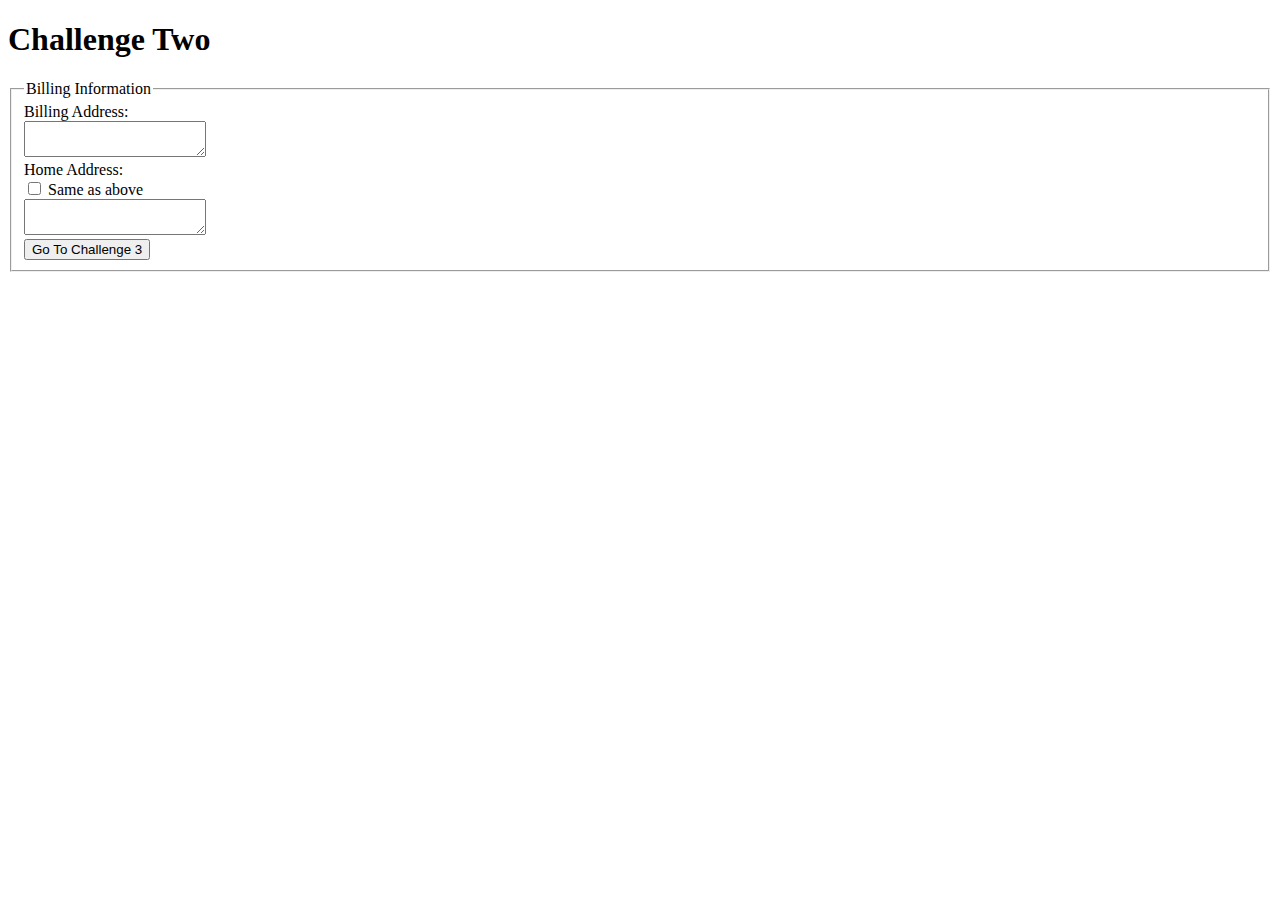
<file: basicjavascript/challenge2.html>
<!DOCTYPE html>
<html lang="en">
<head>
<!--
Step 5: Toggling the Home Address
Now when you test your form, you'll notice that when you un-check your checkbox, the home address field isn't enabled.
Add an if-else statement to your setHomeAddress() function so that when the checkbox is un-checked the Home address field is reset to empty and enabled again.-->

	<meta charset="UTF-8">
	<title>Challenge Two</title>
    
    <script>
	   function setHomeAddress(){
           console.log("Aye, this works.");
           var textGrab = document.getElementById("bill").value;
           console.log(textGrab);
           document.getElementById("home").value = textGrab;
           document.getElementById("home").disabled = true;
           if (document.getElementById("useBilling").checked === false){
               document.getElementById("home").value = "";
               document.getElementById("home").disabled = false;
           }
	   }
    </script>
</head>
<body>
    <h1>Challenge Two</h1>
    <!-- UPDATE THE ACTION -->
    <form action="challenge3.html">
      <fieldset>
        <legend>Billing Information</legend>
        <div>
          <label for ="billing">Billing Address:</label><br>
          <textarea name="billAdd" id="bill"></textarea>
        </div>

        <div>
          <label for ="home">Home Address:</label><br>
          <input type="checkbox" name="useBilling" onclick = "setHomeAddress()" id="useBilling"> Same as above <br>
        <textarea name="homeAdd" id="home"></textarea>
        </div>
        <input type = "submit" value = "Go To Challenge 3">
      </fieldset>
      </form>
</body>
</html>
</file>
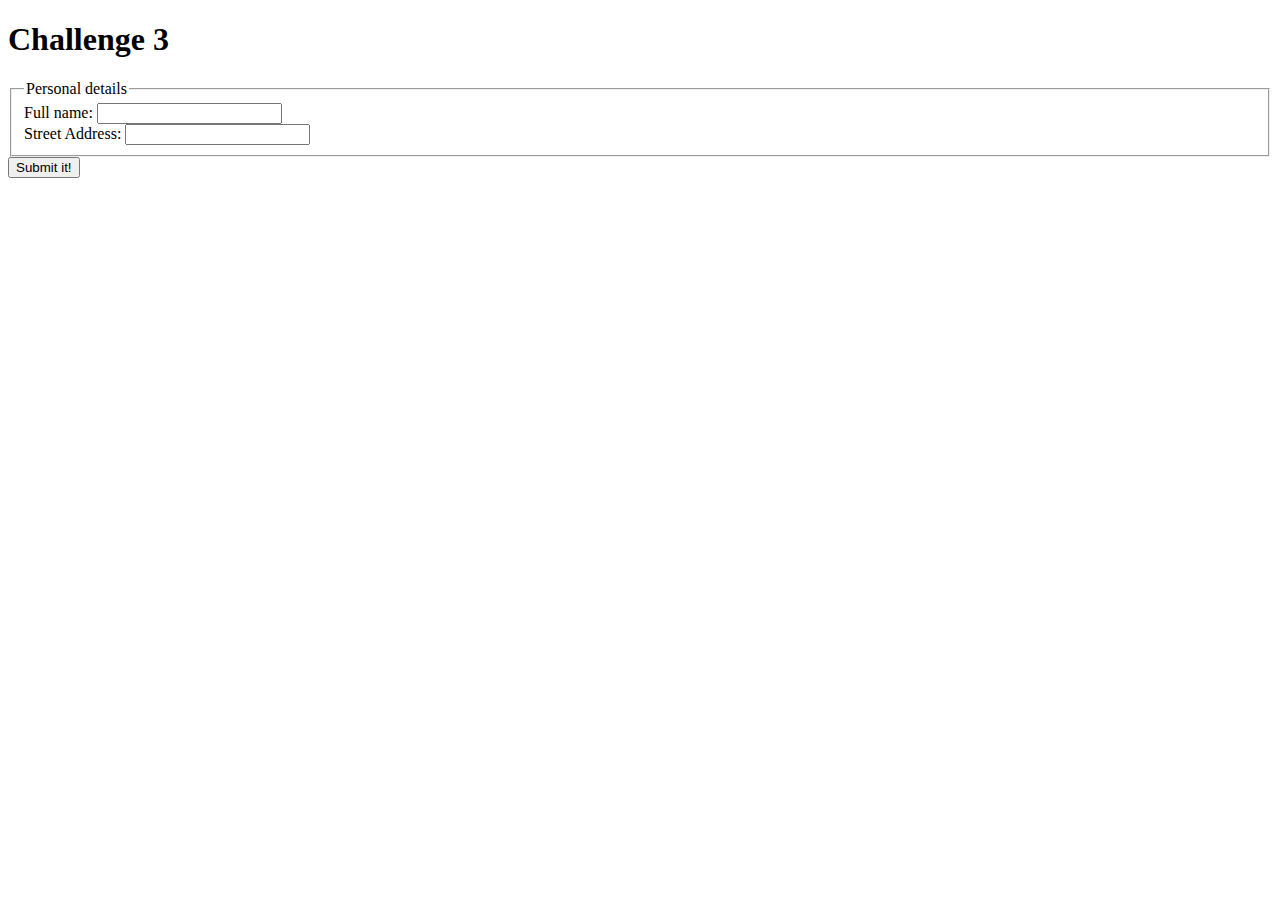
<file: basicjavascript/challenge3.html>
<!DOCTYPE html>
<html lang="en">
<head>
  <meta charset="UTF-8">
    <link href="https://fonts.googleapis.com/css?family=Anton" rel="stylesheet">
  <title>Challenge 3</title>

    <style>

    .errorMsg {
        font-family: 'Anton', sans-serif;
      color:red;
      display:none; }
    </style>
    
    <script>



        var nameEntry = document.getElementById("name");
        var addrEntry = document.getElementById("addr");

        function checkForm(){
            var nameErrorVar = document.getElementById("nameError");
            var addrErrorVar = document.getElementById("addressError");
            var nameEmpty = "";
            var addrEmpty = "";

            if(document.getElementById("addr").value.length === 0) {
                addrErrorVar.style.display = "block";
                nameEmpty = true;
            } else {
                addrErrorVar.style.display = "none";
                nameEmpty = false;
            }

            if(document.getElementById("name").value.length === 0) {
                nameErrorVar.style.display = "block";
                addrEmpty = true;
            } else {
                nameErrorVar.style.display = "none";
                addrEmpty = false;
            }

            if (nameEmpty === true || addrEmpty === true) {
                alert("This didn't work");
                return false;
            }




            // } else {
            //     return true;
            // }

        }

        // Write a function that displays the appropriate error message(s) if a field is left blank.  Make sure the form action is not performed if either field is blank.
        // var nameErrorVar = document.getElementById("nameError");
        // var nameEntry = document.getElementById("name");
        // console.log(nameEntry);
        // if (document.getElementById("name").value === "") {
        //     nameErrorVar.style.display = "block"
        // }
    </script>
</head>
<body>
    <h1>Challenge 3</h1>
  <form action="challenge4.html" onsubmit="return checkForm();">
        <fieldset>
        <legend>Personal details</legend>
          <label for="name">Full name: </label>
            <input type="text" name="fullname" id="name"><br/>
            <p class="errorMsg" id="nameError">Please enter your name above!</p>

          <label for ="addr"></label>
            Street Address:
            <input type="text" name="addr" id="addr">
            <p class="errorMsg" id="addressError">Please enter your street address!</p>
        </fieldset>
        <input type="submit" value="Submit it!" >
    </form>
</body>
</html>
</file>
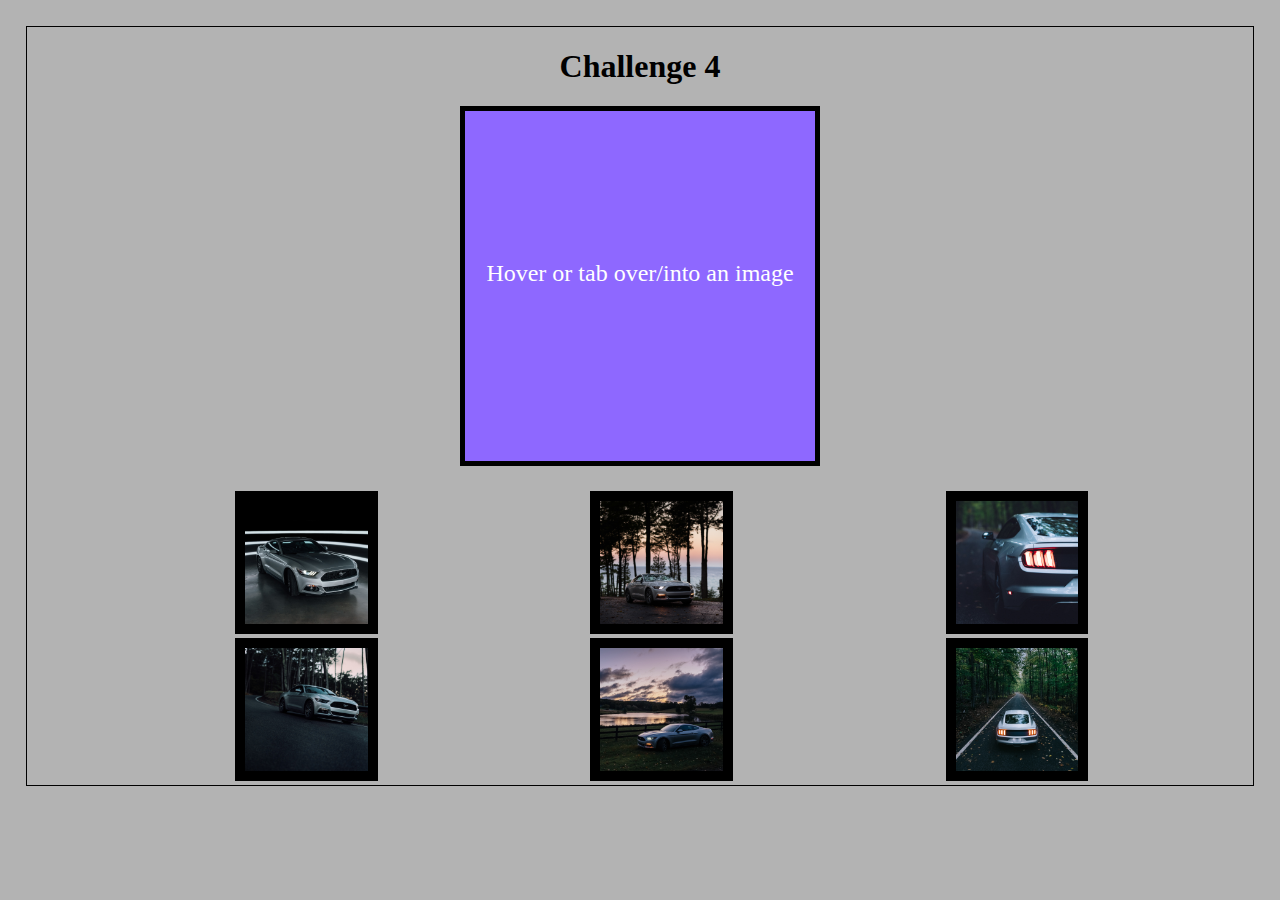
<file: basicjavascript/challenge4.html>
<!DOCTYPE html>
<html lang="en">
<head>
    <meta charset="UTF-8">
    <title>Challenge 4</title>
    <style>
    body{
        margin: 2%;
        border: 1px solid black;
        background-color: #b3b3b3;
    }
    #image{
        line-height:325px;
        width: 350px;
        height: 350px;
        border:5px solid black;
        margin:0 auto;
        background-repeat: no-repeat;
        color:#FFFFFF;
        text-align: center;
        background-color: #8e68ff;
        background-size: 100%;
        margin-bottom:25px;
        font-size:150%;
    }
    .preview{
        width:10%;
        margin-left:17%;
        border: 10px solid black;
    }
    img{
        width:95%;
    }
    h1{
        text-align: center;
    }
    </style>

    <script>
    // I used Two functions here.  Starter idea at: 
    // https://codepen.io/ColleenEMc/pen/XmZzWw

    function switcher(x){
        var image = document.getElementById("image");
        var imgTemp = x.src;
        var textTemp = x.alt;
        image.style.backgroundImage = "url(" + imgTemp + ")";
        image.innerHTML = textTemp;
    }

    function unswitcher(y){
        var image = document.getElementById("image");
        image.style.backgroundImage = "";
        image.innerHTML = "Hover or tab over/into an image below.";
    }

    </script>
</head>

<body>
    <h1>Challenge 4</h1>
        <div id = "image" tabindex="4">
            Hover or tab over/into an image below.
        </div>

        <img class = "preview" 
             alt = "Light Painting"
             src = "images/1.jpg"
             onmouseover = "switcher(this)" onmouseleave = "unswitcher()"
             onfocus = "switcher(this)" onblur = "unswitcher()"
             tabindex="1">

        <img class = "preview" 
            alt = "Sunrise"
            src = "images/2.jpg"
             onmouseover = "switcher(this)" onmouseleave = "unswitcher()"
             onfocus = "switcher(this)" onblur = "unswitcher()"
             tabindex="2">

        <img class = "preview"
            src = "images/3.jpg"
            alt = "Tail Light"
             onmouseover = "switcher(this)" onmouseleave = "unswitcher()"
             onfocus = "switcher(this)" onblur = "unswitcher()"
             tabindex="3">

        <img class = "preview"
             alt = "Curve Apex"
             src = "images/4.jpg"
             onmouseover = "switcher(this)" onmouseleave = "unswitcher()"
             onfocus = "switcher(this)" onblur = "unswitcher()"
             tabindex="4">

        <img class = "preview"
             alt = "Field Sunrise"
             src = "images/5.jpg"
             onmouseover = "switcher(this)" onmouseleave = "unswitcher()"
             onfocus = "switcher(this)" onblur = "unswitcher()"
             tabindex="5">

        <img class = "preview"
             src = "images/6.jpg"
             alt = "Tunnel of Trees"
             onmouseover = "switcher(this)" onmouseleave = "unswitcher()"
             onfocus = "switcher(this)" onblur = "unswitcher()"
             tabindex="6">
</body>
</html>
</file>
<file: css/styles.css>
/* Global Styles ------------------------------------------------------------------ */

*{
  box-sizing: border-box;
}

img {
  max-width: 100%;
}

ul li {
  display: inline;
}

a:visited {
  color: black;
}

nav a {
  color: #000;
  text-decoration: none;
  font-size: 1em;
}

a.selected {
  color: white;
  background-color: black;
  padding: 0 2px 0 2px;
}

a:hover {
  color: darkorange;
}


#main{
  height: 100%;
  display: grid;
}

.navstyle{
  width: 100vw;
  margin-top: 1.5em;
}



/* Sticky Navbar ------------------------------------------------------------------ */

.sticky {
  position: fixed;
  top: 0;
  width: 100%;
  background: black;
}

.sticky + .navbar {
  padding-top: 60px;
}


.sticky a {
  color: #fff;
  text-decoration: none;
  font-size: 1em;
}

.sticky .selected{
  color: black;
  background-color: white;
  padding: 0 2px 0 2px;
}



/* Skip to Content Styles ------------------------------------------------------------------ */

a.skipper {
  position: absolute;
  top: -1000px;
  left: -1000px;
  height: 1px;
  width: 1px;
  text-align: left;
  overflow: hidden;
}

a.skipper:focus, a.skipper:active {
  left: 0;
  top: 0;
  margin: 0 auto;
  width: auto;
  height: auto;
  overflow: visible;
}




/* Header Styles ------------------------------------------------------------------ */

header {
  text-transform: uppercase;
  font-family: 'Oswald', sans-serif;
  position: absolute;
  top: .5em;
  height: 4em;
  left: 50%;
  transform: translateX(-50%);
  z-index: 10;
}



/* Content Styles ------------------------------------------------------------------ */

body {
  font-family: 'Open Sans', sans-serif;
  text-align: center;
}

.maintainer{
  margin: 5em;
  position: relative;
  height: calc(100vh - 10em);
}

.backer {
  /*background-color: #efefef;*/
  height: 100%;
   width: 100%;
   position: absolute;
  background-image: url(../images/mountains.jpg);
  background-repeat: no-repeat;
  background-size: cover;
  z-index: -1;
  opacity: 0.5;
}

h1 {
  font-size: 1.5em;
  padding: .5em;
  text-transform: uppercase;
  font-family: 'Oswald', sans-serif;
}

.homethumb {
  transition: filter .10s ease-in-out;
  -webkit-filter: grayscale(0%);
  filter: grayscale(0%);
}

.homethumb:hover {
  transition: filter .5s ease-in-out;
  -webkit-filter: grayscale(100%);
  filter: grayscale(100%);
}


/* About Styles ------------------------------------------------------------------ */

.wrapped .profilepic {
  width: 15em;
}


/* Form Styles ------------------------------------------------------------------ */

form {
  overflow: hidden;
  margin: 0 auto;
  margin-top: 2em;
}

fieldset {
  border: 1px solid #000;
  margin: 0;
  padding: 0;
  padding-bottom: 3em;
}

.submit_form {
  border: 0;
}

input {
  border-radius: 5px;
  margin: 0;
}

.contact_form label {
  color: #000;
  display: block;
  font-weight: bold;
  font-size: 1.20em;
  margin-top: 2em;
}

.contact_form input {
  border: 1px solid #c6c7cc;
  background: #fff;
  border-radius: 0;
  color: #000;
  padding: 1em;
  margin:0 auto;
  margin-top: 1em;
  width: 75%;
  display: block;
}

.submit_form .btn {
  border: 1px solid #000;
  background-color: white;
  font-weight: bold;
  padding: 1em 2em;
  margin-top: -2em;
}

.submit_form .btn:hover {
  border: 1px solid #000;
  cursor: pointer;
  font-weight: bold;
  padding: 1em 2em;
  margin-top: -2em;
  background-color: limegreen;
}


/* Callout Styles ------------------------------------------------------------------ */

.callout {
  position: fixed;
  left: 20px;
  margin-left: 1em;
  max-width: 20em;
  transform: translateY(100%);
  display: none;
  border: 3px solid red;
}

.callout-header {
  padding: 25px 15px;
  background: black;
  font-size: 2em;
  color: white;
}

.callout-container {
  padding: 15px;
  background-color: white;
  color: black
}

.closebtn {
  position: absolute;
  top: 5px;
  right: 15px;
  color: white;
  font-size: 30px;
  cursor: pointer;
}


/* Modal Styles ------------------------------------------------------------------ */

#modalizer {
  position: fixed;
  display: none;
  top: 0;
  z-index: 20;
  width: 100vw;
  height: 100vh;
}

.modalizer_bg {
  position: fixed;
  width: 100vw;
  height: 100vh;
  background-color: rgba(0, 0, 0, 0.8);
  z-index: -1;
}

.modalizer_bg:hover {
  cursor: pointer;
}

.modalizer_box {
  margin: 30vh auto;
  width: 40vw;
  height: 40vh;
  background-color: #fff;

}

.modalizer_content {
  padding: 3em;
  height: 80%;
}

#modalizer p {
  font-family: 'Oswald', sans-serif;
  font-size: 2em;
  padding: .25em;
}

.modalizer_button {
  color: white;
  background-color: black;
  padding: 1em 3em;

}

.modalizer_button:hover {
  background-color: orange;
  cursor: pointer;
}
</file>
<file: css/mobile.css>
/*body {*/
    /*background-color: palegreen;*/
/*}*/


/* Home Styles ------------------------------------------------------------------ */

.wrapped {
    width: 80%;
    margin: 0 auto;
    padding: 5em 0 2em 0;
}

.wrapped img {
    width: 50%;
}

.homelinks {
    list-style-type: none;
    display: grid;
    grid-template-columns: 3em 1fr 3em;
    grid-row-gap: .5em;
    margin: 0 .5em;
}

.homethumb {
    grid-column-start: 2;
}

.maintainer{
    margin: 0;
    position: relative;
    height: auto;
}

.backer {
    /*background-color: #efefef;*/
    height: 100%;
    width: 100%;
    position: fixed;
    background-image: url(../images/mountains.jpg);
    background-repeat: no-repeat;
    background-size: cover;
    z-index: -1;
    opacity: 0.5;
}


/* Gallery Styles ------------------------------------------------------------------ */

.gallery {
    display: grid;
    grid-template-columns: 3em 1fr 3em;
    grid-row-gap: .5em;
}

.gallery li {
    grid-column-start: 2;
}

/*.galtainer {*/
    /*position: relative;*/
/*}*/

/* Footer Styles ------------------------------------------------------------------ */


footer {
    display: block;
    margin: 0 auto;
    padding: 1em;
    font-size: 1.5em;
}


footer a {
    margin: 0em .5em;
}

/* Modal Styles ------------------------------------------------------------------ */

.modalizer_box {
    margin: 30vh auto;
    width: 80vw;
    height: 40vh;
    background-color: #fff;
}

.modalizer_content {
    padding: 1.5em;
}

#modalizer p {
    font-family: 'Oswald', sans-serif;
    font-size: 1.5em;
    padding: .25em;
}
</file>
<file: css/tablet.css>
/*body {*/
    /*background-color: navajowhite;*/
/*}*/


/* Home Styles ------------------------------------------------------------------ */

.wrapped {
    width: 50%;
    margin: 0 auto;
    padding-top: 3em;
}

.homelinks {
    list-style-type: none;
    display: grid;
    grid-template-columns: 10em 1fr 10em;
    grid-row-gap: .5em;
    margin: 0 .5em;
}


.homethumb {
    grid-column-start: 2;
}


/* Gallery Styles ------------------------------------------------------------------ */

.gallery {
    display: grid;
    grid-template-columns: 1fr 1fr 1fr;
    grid-column-gap:.5em;
    grid-row-gap: .5em;
}

.galtainer {
    margin: 2em;
    position: relative;
}


.wrapgal {
    margin-bottom: 2em;
}


/* Footer Styles ------------------------------------------------------------------ */

footer {
    position: fixed;
    left: 50%;
    transform: translateX(-50%);
    bottom: 2em;
}


footer a {
    margin: 0em .5em;
}
</file>
<file: css/desktop.css>
/*body {*/
    /*background-color: lightskyblue;*/
/*}*/


/* Home Styles ------------------------------------------------------------------ */

.wrapped {
    width: 50%;
    margin: 0 auto;
}

.homelinks {
    list-style-type: none;
    display: grid;
    grid-template-columns: repeat(3, 1fr);
    grid-column-gap: 1em;
    margin: 0 1em;
}

#home-wrapped {
    padding-top: 4em;
}


/* Gallery Styles ------------------------------------------------------------------ */

.gallery {
    display: grid;
    grid-template-columns: 1fr 1fr 1fr;
    grid-column-gap:1em;
    grid-row-gap: 1em;
}

.galtainer {
    margin: 5em;
    position: relative;
}


.wrapgal {
    margin-bottom: 3em;
}



/* Footer Styles ------------------------------------------------------------------ */

footer {
    position: fixed;
    left: 50%;
    transform: translateX(-50%);
    bottom: 2em;
}

footer a {
    margin: 0em .5em;
}
</file>
